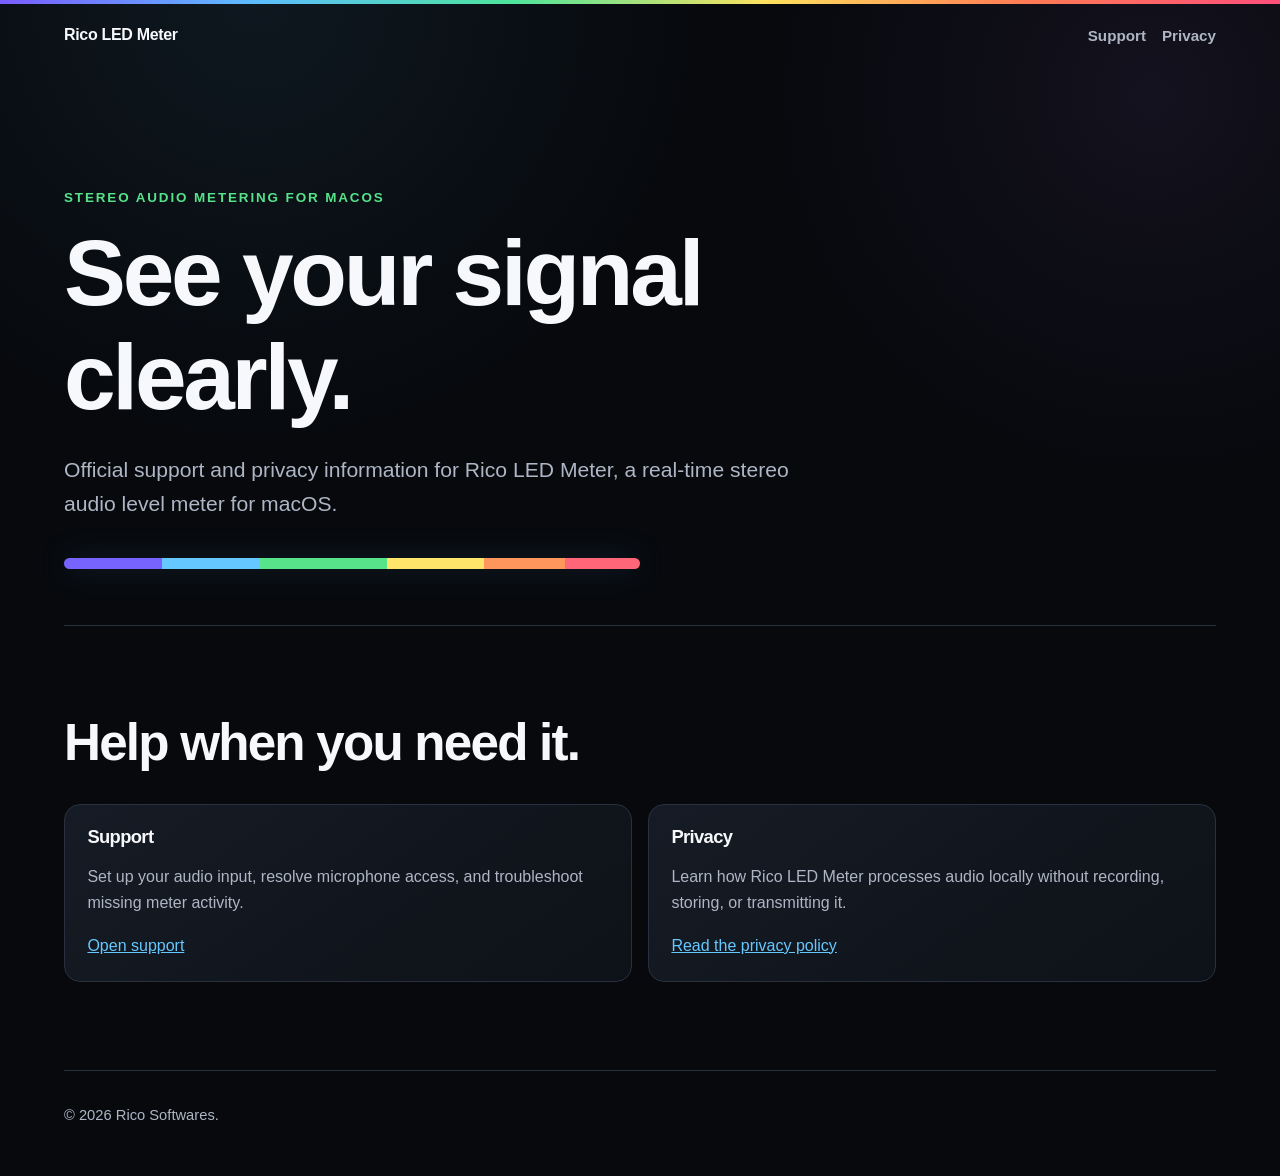
<file: index.html>
<!doctype html>
<html lang="en">
  <head>
    <meta charset="utf-8">
    <meta name="viewport" content="width=device-width, initial-scale=1">
    <meta name="description" content="Official support and privacy information for Rico LED Meter by Rico Softwares.">
    <meta name="theme-color" content="#07090d">
    <title>Rico LED Meter — Stereo Audio Meter for macOS</title>
    <link rel="icon" type="image/svg+xml" href="data:image/svg+xml,%3Csvg xmlns='http://www.w3.org/2000/svg' viewBox='0 0 64 64'%3E%3Crect width='64' height='64' rx='14' fill='%2307090d'/%3E%3Cpath d='M15 48V34M25 48V25M35 48V16M45 48V28' stroke='%2356e38a' stroke-width='7' stroke-linecap='round'/%3E%3C/svg%3E">
    <link rel="stylesheet" href="./styles.css">
  </head>
  <body>
    <div class="top-line" aria-hidden="true"></div>
    <header>
      <a class="brand" href="./">Rico LED Meter</a>
      <nav aria-label="Main navigation">
        <a href="./support/">Support</a>
        <a href="./privacy/">Privacy</a>
      </nav>
    </header>

    <main>
      <section class="hero">
        <p class="eyebrow">Stereo audio metering for macOS</p>
        <h1>See your signal clearly.</h1>
        <p class="lede">Official support and privacy information for Rico LED Meter, a real-time stereo audio level meter for macOS.</p>
        <div class="signal-line" aria-hidden="true"></div>
      </section>

      <section class="section" aria-labelledby="quick-links-title">
        <h2 id="quick-links-title">Help when you need it.</h2>
        <div class="cards">
          <article class="card">
            <h3>Support</h3>
            <p>Set up your audio input, resolve microphone access, and troubleshoot missing meter activity.</p>
            <p><a href="./support/">Open support</a></p>
          </article>
          <article class="card">
            <h3>Privacy</h3>
            <p>Learn how Rico LED Meter processes audio locally without recording, storing, or transmitting it.</p>
            <p><a href="./privacy/">Read the privacy policy</a></p>
          </article>
        </div>
      </section>
    </main>

    <footer>© 2026 Rico Softwares.</footer>
  </body>
</html>
</file>
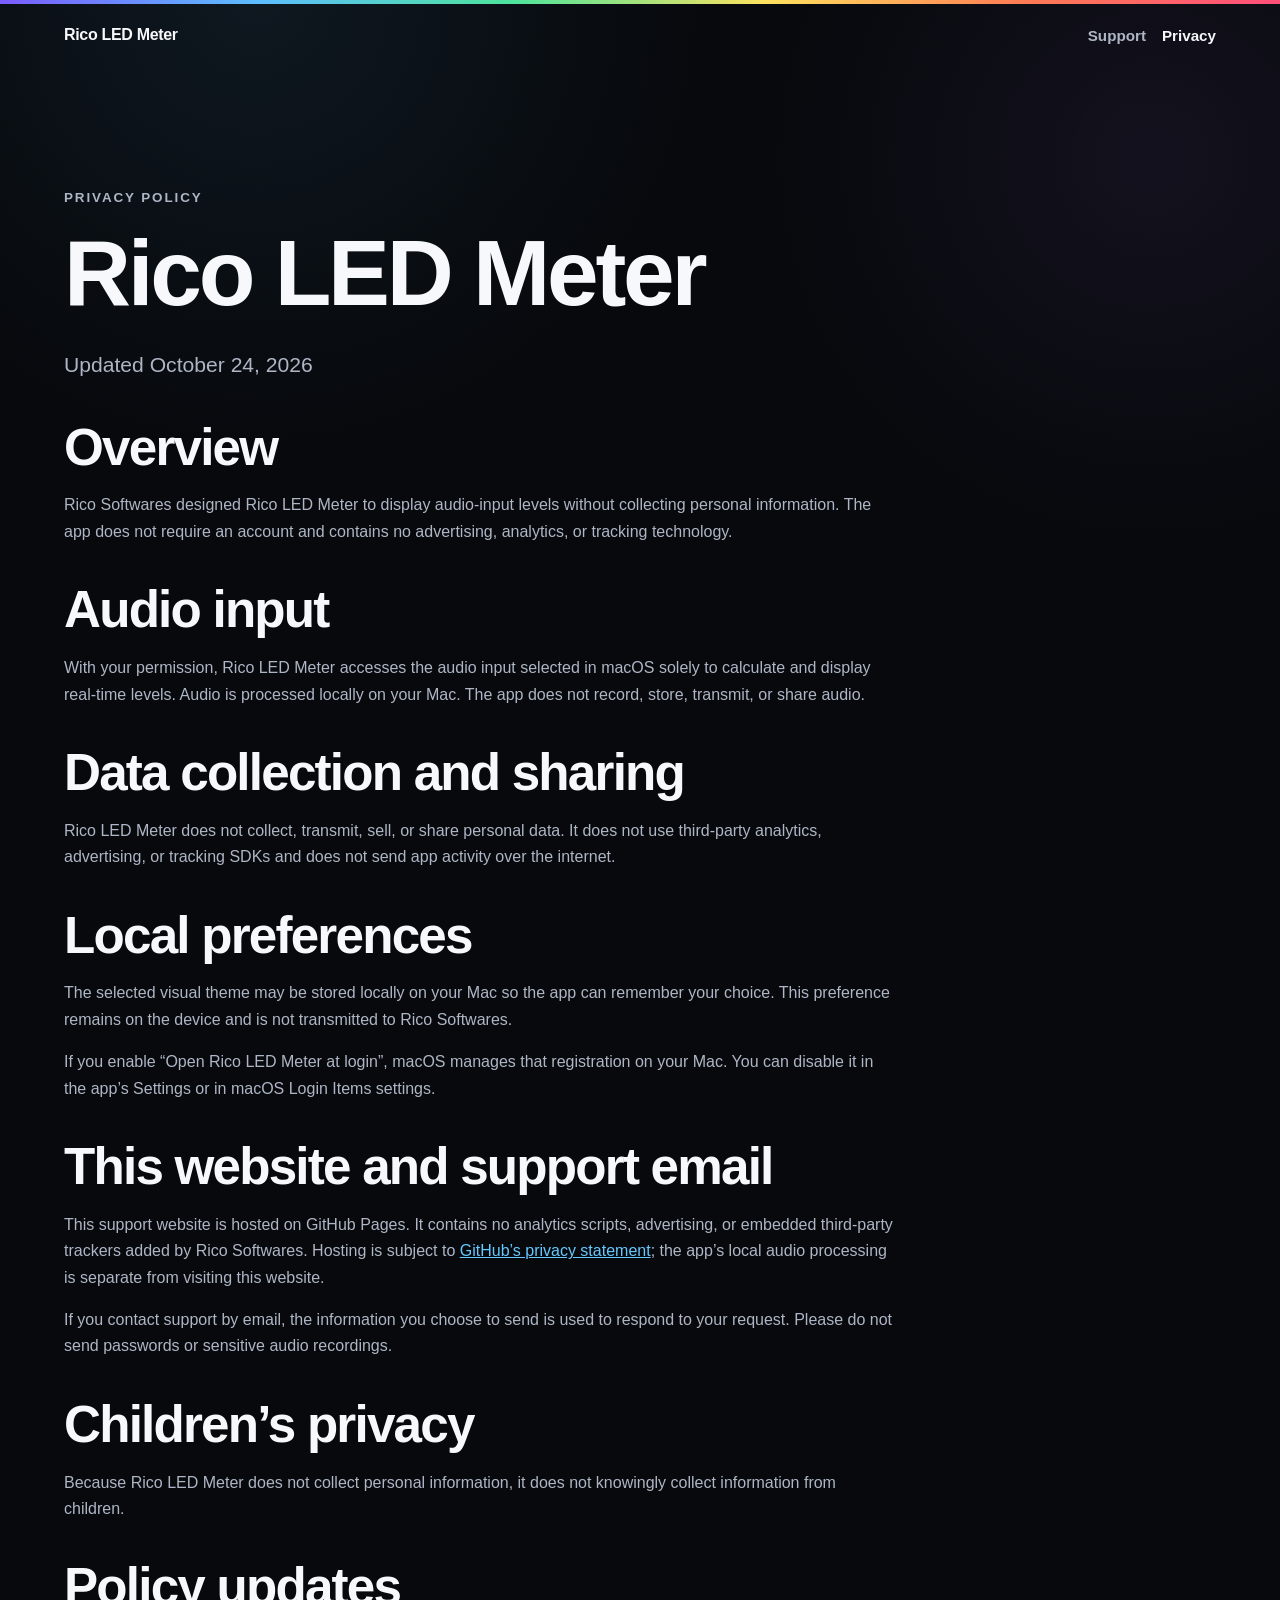
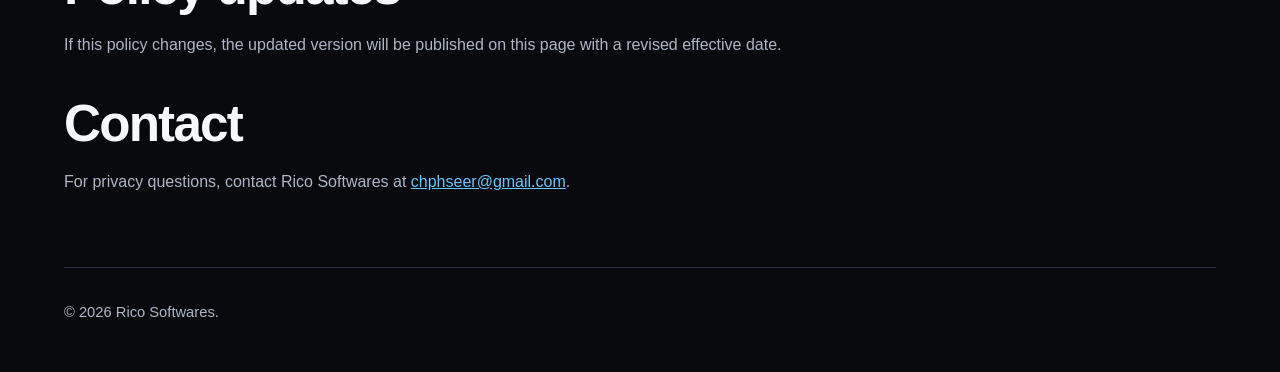
<file: privacy/index.html>
<!doctype html>
<html lang="en">
  <head>
    <meta charset="utf-8">
    <meta name="viewport" content="width=device-width, initial-scale=1">
    <meta name="description" content="Privacy policy for Rico LED Meter by Rico Softwares.">
    <meta name="theme-color" content="#07090d">
    <title>Rico LED Meter Privacy Policy — Rico Softwares</title>
    <link rel="icon" type="image/svg+xml" href="data:image/svg+xml,%3Csvg xmlns='http://www.w3.org/2000/svg' viewBox='0 0 64 64'%3E%3Crect width='64' height='64' rx='14' fill='%2307090d'/%3E%3Cpath d='M15 48V34M25 48V25M35 48V16M45 48V28' stroke='%2356e38a' stroke-width='7' stroke-linecap='round'/%3E%3C/svg%3E">
    <link rel="stylesheet" href="../styles.css">
  </head>
  <body>
    <div class="top-line" aria-hidden="true"></div>
    <header>
      <a class="brand" href="../">Rico LED Meter</a>
      <nav aria-label="Main navigation">
        <a href="../support/">Support</a>
        <a href="./" aria-current="page">Privacy</a>
      </nav>
    </header>

    <main>
      <article class="hero policy">
        <p class="eyebrow">Privacy Policy</p>
        <h1>Rico LED Meter</h1>
        <p class="lede">Updated October 24, 2026</p>

        <section>
          <h2>Overview</h2>
          <p>Rico Softwares designed Rico LED Meter to display audio-input levels without collecting personal information. The app does not require an account and contains no advertising, analytics, or tracking technology.</p>
        </section>

        <section>
          <h2>Audio input</h2>
          <p>With your permission, Rico LED Meter accesses the audio input selected in macOS solely to calculate and display real-time levels. Audio is processed locally on your Mac. The app does not record, store, transmit, or share audio.</p>
        </section>

        <section>
          <h2>Data collection and sharing</h2>
          <p>Rico LED Meter does not collect, transmit, sell, or share personal data. It does not use third-party analytics, advertising, or tracking SDKs and does not send app activity over the internet.</p>
        </section>

        <section>
          <h2>Local preferences</h2>
          <p>The selected visual theme may be stored locally on your Mac so the app can remember your choice. This preference remains on the device and is not transmitted to Rico Softwares.</p>
          <p>If you enable “Open Rico LED Meter at login”, macOS manages that registration on your Mac. You can disable it in the app’s Settings or in macOS Login Items settings.</p>
        </section>

        <section>
          <h2>This website and support email</h2>
          <p>This support website is hosted on GitHub Pages. It contains no analytics scripts, advertising, or embedded third-party trackers added by Rico Softwares. Hosting is subject to <a href="https://docs.github.com/en/site-policy/privacy-policies/github-privacy-statement">GitHub’s privacy statement</a>; the app’s local audio processing is separate from visiting this website.</p>
          <p>If you contact support by email, the information you choose to send is used to respond to your request. Please do not send passwords or sensitive audio recordings.</p>
        </section>

        <section>
          <h2>Children’s privacy</h2>
          <p>Because Rico LED Meter does not collect personal information, it does not knowingly collect information from children.</p>
        </section>

        <section>
          <h2>Policy updates</h2>
          <p>If this policy changes, the updated version will be published on this page with a revised effective date.</p>
        </section>

        <section>
          <h2>Contact</h2>
          <p>For privacy questions, contact Rico Softwares at <a href="mailto:chphseer@gmail.com?subject=Rico%20LED%20Meter%20Privacy">chphseer@gmail.com</a>.</p>
        </section>
      </article>
    </main>

    <footer>© 2026 Rico Softwares.</footer>
  </body>
</html>
</file>
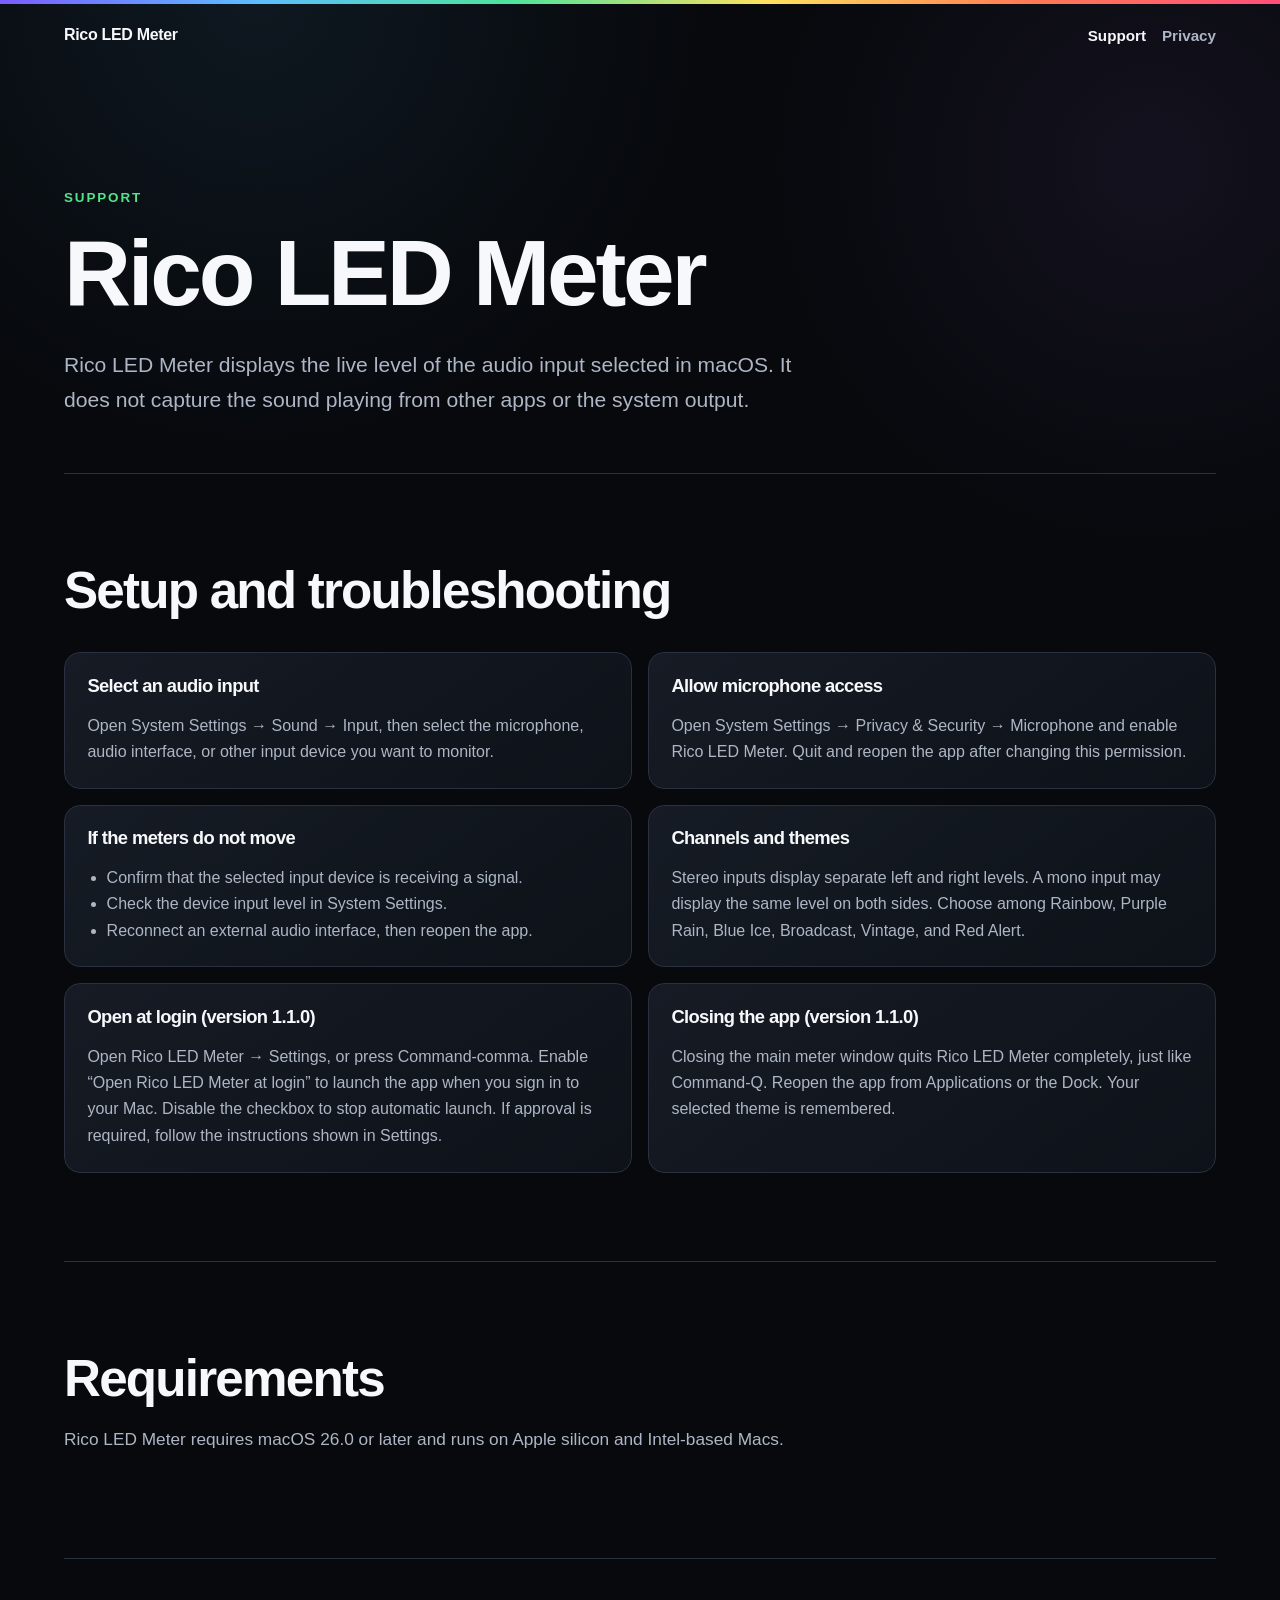
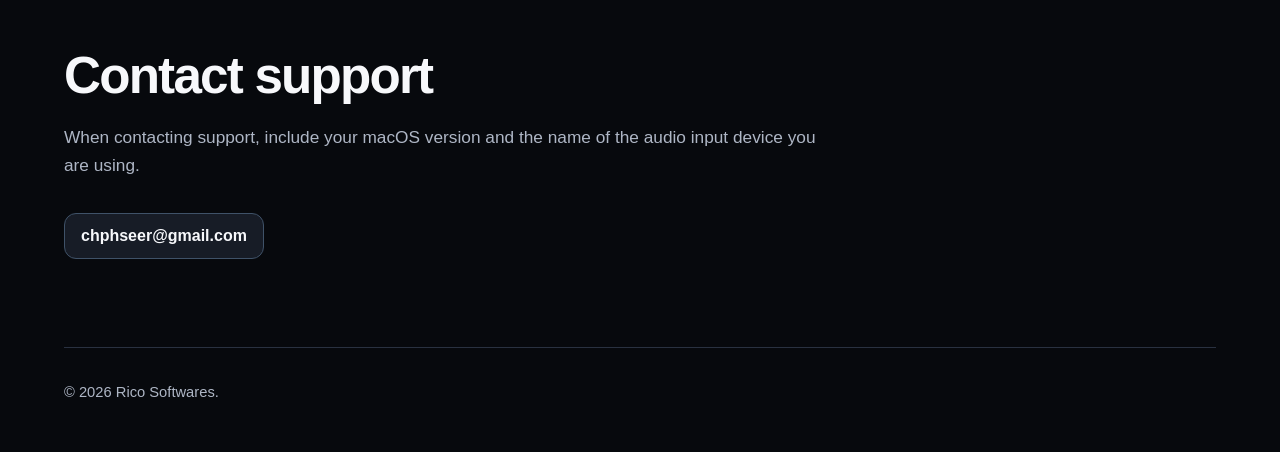
<file: support/index.html>
<!doctype html>
<html lang="en">
  <head>
    <meta charset="utf-8">
    <meta name="viewport" content="width=device-width, initial-scale=1">
    <meta name="description" content="Support for Rico LED Meter on macOS.">
    <meta name="theme-color" content="#07090d">
    <title>Rico LED Meter Support — Rico Softwares</title>
    <link rel="icon" type="image/svg+xml" href="data:image/svg+xml,%3Csvg xmlns='http://www.w3.org/2000/svg' viewBox='0 0 64 64'%3E%3Crect width='64' height='64' rx='14' fill='%2307090d'/%3E%3Cpath d='M15 48V34M25 48V25M35 48V16M45 48V28' stroke='%2356e38a' stroke-width='7' stroke-linecap='round'/%3E%3C/svg%3E">
    <link rel="stylesheet" href="../styles.css">
  </head>
  <body>
    <div class="top-line" aria-hidden="true"></div>
    <header>
      <a class="brand" href="../">Rico LED Meter</a>
      <nav aria-label="Main navigation">
        <a href="./" aria-current="page">Support</a>
        <a href="../privacy/">Privacy</a>
      </nav>
    </header>

    <main>
      <section class="hero">
        <p class="eyebrow">Support</p>
        <h1>Rico LED Meter</h1>
        <p class="lede">Rico LED Meter displays the live level of the audio input selected in macOS. It does not capture the sound playing from other apps or the system output.</p>
      </section>

      <section class="section" aria-labelledby="setup-title">
        <h2 id="setup-title">Setup and troubleshooting</h2>
        <div class="cards">
          <article class="card">
            <h3>Select an audio input</h3>
            <p>Open System Settings → Sound → Input, then select the microphone, audio interface, or other input device you want to monitor.</p>
          </article>
          <article class="card">
            <h3>Allow microphone access</h3>
            <p>Open System Settings → Privacy &amp; Security → Microphone and enable Rico LED Meter. Quit and reopen the app after changing this permission.</p>
          </article>
          <article class="card">
            <h3>If the meters do not move</h3>
            <ul>
              <li>Confirm that the selected input device is receiving a signal.</li>
              <li>Check the device input level in System Settings.</li>
              <li>Reconnect an external audio interface, then reopen the app.</li>
            </ul>
          </article>
          <article class="card">
            <h3>Channels and themes</h3>
            <p>Stereo inputs display separate left and right levels. A mono input may display the same level on both sides. Choose among Rainbow, Purple Rain, Blue Ice, Broadcast, Vintage, and Red Alert.</p>
          </article>
          <article class="card">
            <h3>Open at login (version 1.1.0)</h3>
            <p>Open Rico LED Meter → Settings, or press Command-comma. Enable “Open Rico LED Meter at login” to launch the app when you sign in to your Mac. Disable the checkbox to stop automatic launch. If approval is required, follow the instructions shown in Settings.</p>
          </article>
          <article class="card">
            <h3>Closing the app (version 1.1.0)</h3>
            <p>Closing the main meter window quits Rico LED Meter completely, just like Command-Q. Reopen the app from Applications or the Dock. Your selected theme is remembered.</p>
          </article>
        </div>
      </section>

      <section class="section" aria-labelledby="requirements-title">
        <h2 id="requirements-title">Requirements</h2>
        <p class="section-intro">Rico LED Meter requires macOS 26.0 or later and runs on Apple silicon and Intel-based Macs.</p>
      </section>

      <section class="section" aria-labelledby="contact-title">
        <h2 id="contact-title">Contact support</h2>
        <p class="section-intro">When contacting support, include your macOS version and the name of the audio input device you are using.</p>
        <a class="contact" href="mailto:chphseer@gmail.com?subject=Rico%20LED%20Meter%20Support">chphseer@gmail.com</a>
      </section>
    </main>

    <footer>© 2026 Rico Softwares.</footer>
  </body>
</html>
</file>
<file: styles.css>
:root {
  color-scheme: dark;
  --background: #07090d;
  --surface: #11151d;
  --surface-strong: #171c26;
  --text: #f7f8fb;
  --muted: #aeb6c5;
  --line: #293140;
  --blue: #65c8ff;
  --green: #56e38a;
  --yellow: #ffe56a;
  --red: #ff6678;
  --purple: #bd82ff;
  font-family: -apple-system, BlinkMacSystemFont, "SF Pro Display", "Segoe UI", sans-serif;
}

* {
  box-sizing: border-box;
}

html {
  scroll-behavior: smooth;
}

body {
  margin: 0;
  min-height: 100vh;
  background:
    radial-gradient(circle at 20% 0%, rgba(101, 200, 255, 0.08), transparent 28rem),
    radial-gradient(circle at 90% 8%, rgba(189, 130, 255, 0.07), transparent 24rem),
    var(--background);
  color: var(--text);
  font-size: 1rem;
  line-height: 1.65;
}

a {
  color: var(--blue);
}

a:hover {
  color: #9cddff;
}

.top-line {
  height: 4px;
  background: linear-gradient(90deg, #7a5cff, #5dbdff, #4de49c, #ffe15e, #ff7b54, #ff4f7a);
}

header,
main,
footer {
  width: min(72rem, calc(100% - 2rem));
  margin-inline: auto;
}

header {
  display: flex;
  align-items: center;
  justify-content: space-between;
  gap: 1.5rem;
  padding: 1.15rem 0;
}

.brand {
  color: var(--text);
  font-weight: 750;
  letter-spacing: -0.02em;
  text-decoration: none;
}

nav {
  display: flex;
  flex-wrap: wrap;
  gap: 1rem;
}

nav a {
  color: var(--muted);
  font-size: 0.95rem;
  font-weight: 650;
  text-decoration: none;
}

nav a:hover,
nav a[aria-current="page"] {
  color: var(--text);
}

.hero {
  padding: clamp(4rem, 10vw, 7.5rem) 0 3.5rem;
  max-width: 52rem;
}

.eyebrow {
  margin: 0 0 0.7rem;
  color: var(--green);
  font-size: 0.84rem;
  font-weight: 800;
  letter-spacing: 0.14em;
  text-transform: uppercase;
}

h1,
h2,
h3 {
  letter-spacing: -0.035em;
  line-height: 1.13;
}

h1 {
  margin: 0;
  font-size: clamp(2.8rem, 8vw, 5.8rem);
}

h2 {
  margin: 0 0 1rem;
  font-size: clamp(2rem, 5vw, 3.2rem);
}

h3 {
  margin: 0 0 0.35rem;
  font-size: 1.15rem;
}

.lede {
  max-width: 46rem;
  margin: 1.4rem 0 0;
  color: var(--muted);
  font-size: clamp(1.08rem, 2vw, 1.32rem);
}

.signal-line {
  width: min(36rem, 100%);
  height: 0.65rem;
  margin-top: 2.25rem;
  border-radius: 999px;
  background: linear-gradient(90deg, #7764ff 0 17%, #65c8ff 17% 34%, #56e38a 34% 56%, #ffe56a 56% 73%, #ff965b 73% 87%, #ff6678 87%);
  box-shadow: 0 0 2rem rgba(101, 200, 255, 0.17);
}

.section {
  padding: clamp(3rem, 7vw, 5.5rem) 0;
  border-top: 1px solid var(--line);
}

.section-intro {
  max-width: 48rem;
  color: var(--muted);
  font-size: 1.08rem;
}

.cards {
  display: grid;
  grid-template-columns: repeat(2, minmax(0, 1fr));
  gap: 1rem;
  margin-top: 2rem;
}

.card {
  padding: 1.4rem;
  border: 1px solid var(--line);
  border-radius: 1rem;
  background: linear-gradient(145deg, rgba(23, 28, 38, 0.94), rgba(14, 18, 25, 0.94));
}

.card p,
.card li {
  color: var(--muted);
}

.card p:last-child,
.card ul:last-child {
  margin-bottom: 0;
}

.card ul {
  padding-left: 1.2rem;
}

.meta {
  color: var(--muted);
  font-size: 0.95rem;
}

.contact {
  display: inline-flex;
  align-items: center;
  min-height: 2.75rem;
  margin-top: 1rem;
  padding: 0.55rem 1rem;
  border: 1px solid #3f5268;
  border-radius: 0.75rem;
  background: var(--surface-strong);
  color: var(--text);
  font-weight: 700;
  text-decoration: none;
}

.policy {
  max-width: 52rem;
}

.policy section {
  margin-top: 2.25rem;
}

.policy p,
.policy li {
  color: var(--muted);
}

.policy ul {
  padding-left: 1.2rem;
}

footer {
  padding: 2rem 0 3rem;
  border-top: 1px solid var(--line);
  color: var(--muted);
  font-size: 0.92rem;
}

@media (max-width: 42rem) {
  header {
    align-items: flex-start;
    flex-direction: column;
  }

  .cards {
    grid-template-columns: 1fr;
  }

  .hero {
    padding-top: 3rem;
  }
}

@media (prefers-reduced-motion: reduce) {
  html {
    scroll-behavior: auto;
  }
}
</file>
